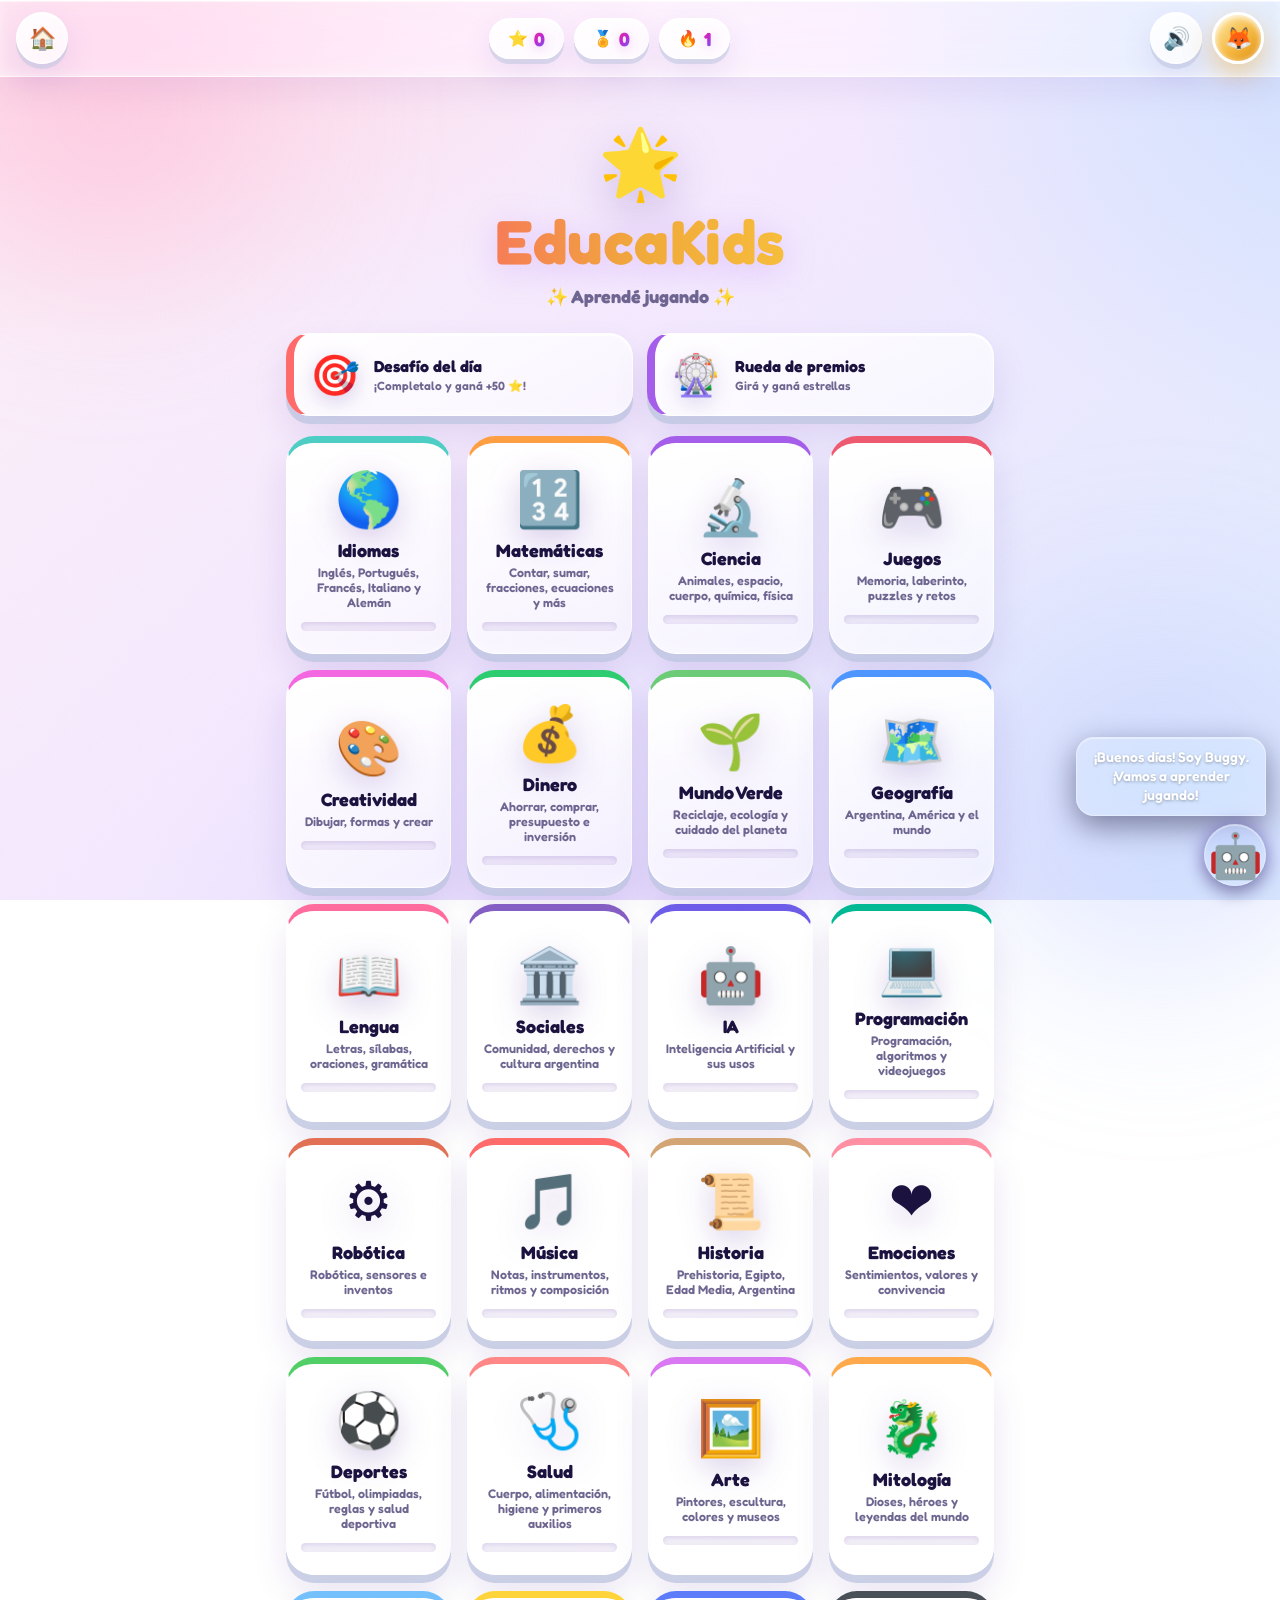
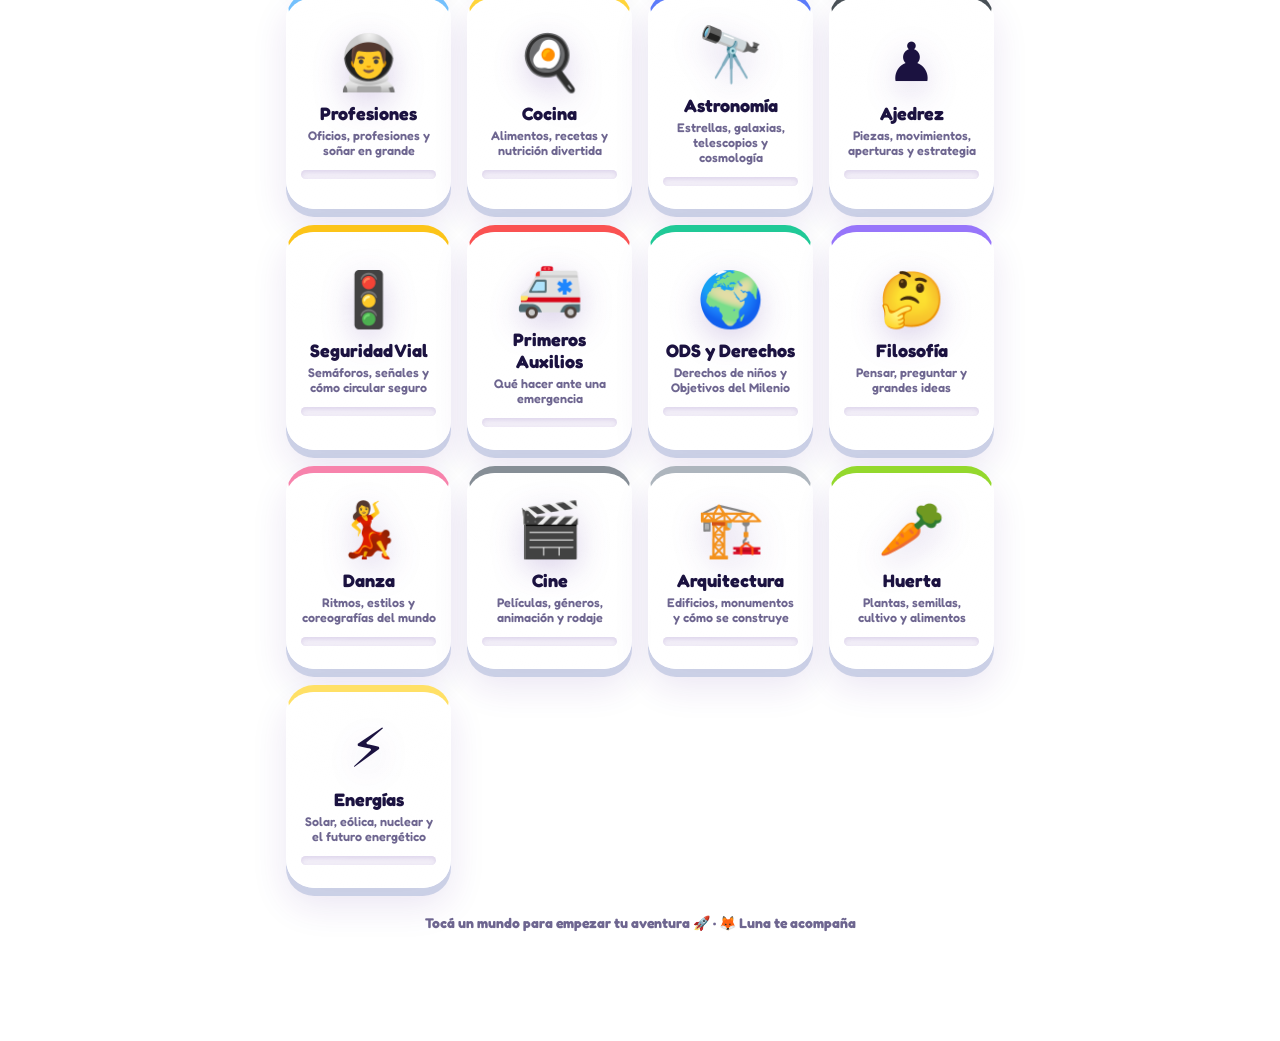
<file: index (3).html>
<!DOCTYPE html>
<html lang="es">
<head>
  <meta charset="UTF-8" />
  <meta name="viewport" content="width=device-width, initial-scale=1.0, maximum-scale=1.0, user-scalable=no" />
  <meta name="theme-color" content="#FF6B6B" />
  <meta name="description" content="EducaKids - Aprendé jugando. Mundos educativos para niños." />
  <title>EducaKids · Aprendé jugando</title>

  <!-- PWA (Rutas corregidas sin la carpeta "icons/") -->
  <link rel="manifest" href="manifest.json" />
  <link rel="icon" type="image/svg+xml" href="icon.svg" />
  <link rel="apple-touch-icon" href="icon-192.png" />

  <!-- Fuente infantil (Fredoka, Education/Learning) -->
  <link rel="preconnect" href="https://fonts.googleapis.com" />
  <link rel="preconnect" href="https://fonts.gstatic.com" crossorigin />
  <link href="https://fonts.googleapis.com/css2?family=Fredoka:wght@400;500;600;700&family=Baloo+2:wght@500;700;800&display=swap" rel="stylesheet" />

  <!-- RUTA CORREGIDA: Sin la carpeta "css/" -->
  <link rel="stylesheet" href="style.css" />
</head>
<body>
  <!-- Barra superior: estrellas, medallas, perfil, sonido -->
  <header id="topbar" class="topbar">
    <button class="top-btn" id="btn-inicio" aria-label="Inicio" title="Inicio">🏠</button>
    <div class="top-stats">
      <span class="stat-pill" id="stat-estrellas" title="Estrellas">⭐ <b>0</b></span>
      <span class="stat-pill" id="stat-medallas" title="Medallas">🏅 <b>0</b></span>
      <span class="stat-pill" id="stat-racha" title="Días de racha">🔥 <b>1</b></span>
    </div>
    <div class="top-right">
      <button class="top-btn" id="btn-sonido" aria-label="Sonido" title="Sonido">🔊</button>
      <button class="top-btn avatar-btn" id="btn-perfil" aria-label="Perfil" title="Perfil">👤</button>
    </div>
  </header>

  <!-- Contenedor único: TODO el contenido se renderiza aquí por JS -->
  <main id="app" class="app"></main>

  <!-- Capa de confeti / celebraciones -->
  <div id="fx" class="fx-layer" aria-hidden="true"></div>

  <!-- Modal genérico (medallas, avisos) -->
  <div id="modal" class="modal-overlay hidden" role="dialog" aria-modal="true">
    <div class="modal-card" id="modal-card"></div>
  </div>

  <!-- RUTAS CORREGIDAS: Sin la carpeta "js/". Ahora encontrará tus 13 archivos -->
  <script src="store.js"></script>     
  <script src="audio.js"></script>     
  <script src="voz.js"></script>       
  <script src="engine.js"></script>    
  <script src="mundos.js"></script>    
  <script src="geografia.js"></script> 
  <script src="lengua-sociales.js"></script>
  <script src="minijuegos.js"></script>
  <script src="juegos-nuevos.js"></script>
  <script src="dibujo.js"></script>    
  <script src="mascota.js"></script>   
  <script src="escuelas.js"></script>  
  <script src="app.js"></script>       
</body>
</html>
</file>
<file: style.css>
/* ============================================================
   style.css — EducaKids · SUPER PREMIUM VIDRIO ESMERILADO GLAMOUR
   Cristal tallado · Aurora flotante · Joyas & Oro rosa · Brillo 3D
   (Reemplazo directo: mismos selectores y variables)
   ============================================================ */
:root {
  /* ——— Fondo Aurora Premium (orbes de joya) ——— */
  --bg-gradient:
    radial-gradient(1100px 760px at 8% -8%, #FFD2E6 0%, transparent 55%),
    radial-gradient(980px 720px at 108% 6%, #CFE0FF 0%, transparent 55%),
    radial-gradient(900px 900px at 50% 118%, #E6D6FF 0%, transparent 60%),
    linear-gradient(135deg, #FFF1F7 0%, #F4E9FF 46%, #DDEBFF 100%);

  /* ——— Vidrio esmerilado (frosted glass tallado) ——— */
  --card: rgba(255, 255, 255, 0.58);
  --card-solid: rgba(255, 255, 255, 0.92);
  --glass-border: 1px solid rgba(255, 255, 255, 0.62);
  --glass-border-strong: 1.5px solid rgba(255, 255, 255, 0.88);
  --glass-edge: inset 0 1.5px 0 rgba(255, 255, 255, 0.95), inset 0 -2px 10px rgba(255, 255, 255, 0.35);
  --glass-blur: blur(26px) saturate(180%);

  /* ——— Texto joya ——— */
  --text: #1B1240;
  --muted: #6E6690;

  /* ——— Estados premium ——— */
  --ok: #0EC48A;
  --ok-glow: rgba(14, 196, 138, 0.5);
  --mal: #F43F5E;
  --mal-glow: rgba(244, 63, 94, 0.45);

  /* ——— Acentos: Rosa joya · Amatista · Zafiro · Oro ——— */
  --acento: #FF3D7F;
  --acento-2: #A855F7;
  --acento-glow: rgba(255, 61, 127, 0.45);
  --azul-prem: #4F6DFE;
  --azul-glow: rgba(79, 109, 254, 0.42);
  --oro: #F0A93B;
  --oro-claro: #FFE39E;
  --mc: #FF3D7F;

  /* ——— Gradientes firma premium ——— */
  --grad-joya: linear-gradient(135deg, #FF3D7F 0%, #C026D3 45%, #6366F1 100%);
  --grad-oro: linear-gradient(135deg, #FFE9A8 0%, #F5B942 55%, #E08E12 100%);
  --grad-cristal: linear-gradient(155deg, rgba(255, 255, 255, 0.94) 0%, rgba(255, 255, 255, 0.52) 100%);
  --grad-boton: linear-gradient(135deg, #FF5C95 0%, #FF3D7F 45%, #D92E8E 100%);

  --radius-xl: 36px;
  --radius: 28px;
  --radius-sm: 20px;
  --radius-pill: 999px;

  /* ——— Sombras de cristal tallado con halo de color ——— */
  --shadow: 0 12px 32px rgba(76, 29, 149, 0.10), var(--glass-edge);
  --shadow-hover: 0 22px 50px rgba(76, 29, 149, 0.18), var(--glass-edge);
  --shadow-float: 0 20px 48px rgba(40, 20, 80, 0.20), var(--glass-edge);
  --shadow-3d: 0 8px 0 rgba(190, 198, 225, 0.75), 0 18px 36px rgba(76, 29, 149, 0.11), var(--glass-edge);
  --shadow-3d-hover: 0 10px 0 rgba(190, 198, 225, 0.6), 0 26px 52px rgba(255, 61, 127, 0.22), var(--glass-edge);

  --bounce: cubic-bezier(0.34, 1.56, 0.64, 1);
  --smooth: cubic-bezier(0.4, 0, 0.2, 1);
}

/* ---------- RESET & BASE ---------- */
* {
  box-sizing: border-box;
  margin: 0;
  padding: 0;
  -webkit-tap-highlight-color: transparent;
}
html, body { height: 100%; }

body {
  font-family: 'Fredoka', 'Baloo 2', system-ui, -apple-system, sans-serif;
  background: var(--bg-gradient);
  background-attachment: fixed;
  color: var(--text);
  min-height: 100vh;
  overflow-x: hidden;
  user-select: none;
  position: relative;
}

/* Orbes aurora flotantes + grano esmerilado sutil */
body::before,
body::after {
  content: '';
  position: fixed;
  border-radius: 50%;
  filter: blur(70px);
  opacity: 0.55;
  z-index: -2;
  pointer-events: none;
  animation: orbFloat 20s ease-in-out infinite;
}
body::before {
  width: 480px; height: 480px;
  top: -130px; left: -130px;
  background: radial-gradient(circle, #FFB3D1, transparent 70%);
}
body::after {
  width: 540px; height: 540px;
  bottom: -170px; right: -150px;
  background: radial-gradient(circle, #B9C8FF, transparent 70%);
  animation-delay: -10s;
}
@keyframes orbFloat {
  0%, 100% { transform: translate(0, 0) scale(1); }
  50%      { transform: translate(46px, 34px) scale(1.12); }
}

/* Grano esmerilado sobre todo el fondo */
.grain-layer,
body {
  background-image:
    url("data:image/svg+xml,%3Csvg xmlns='http://www.w3.org/2000/svg' width='140' height='140'%3E%3Cfilter id='n'%3E%3CfeTurbulence type='fractalNoise' baseFrequency='0.85' numOctaves='2' stitchTiles='stitch'/%3E%3C/filter%3E%3Crect width='100%25' height='100%25' filter='url(%23n)' opacity='0.035'/%3E%3C/svg%3E"),
    var(--bg-gradient);
}

button { font-family: inherit; cursor: pointer; border: none; background: none; color: inherit; outline: none; }
input { font-family: inherit; }
.hidden { display: none !important; }

/* Scrollbar Glamour joya */
::-webkit-scrollbar { width: 9px; height: 9px; }
::-webkit-scrollbar-track { background: transparent; }
::-webkit-scrollbar-thumb {
  background: linear-gradient(180deg, #FF8FB8, #C084FC);
  border-radius: var(--radius-pill);
  border: 2px solid rgba(255,255,255,0.6);
}
::-webkit-scrollbar-thumb:hover { background: var(--grad-joya); }

/* ---------- TOPBAR (Cápsulas de Cristal Esmerilado) ---------- */
.topbar {
  position: sticky; top: 0; z-index: 50;
  display: flex; align-items: center; justify-content: space-between;
  gap: 10px; padding: 12px 16px;
  background: rgba(255, 255, 255, 0.42);
  backdrop-filter: var(--glass-blur);
  -webkit-backdrop-filter: var(--glass-blur);
  border-bottom: 1.5px solid rgba(255, 255, 255, 0.75);
  box-shadow: 0 12px 34px rgba(76, 29, 149, 0.08), var(--glass-edge);
}
.top-stats { display: flex; gap: 10px; flex: 1; justify-content: center; align-items: center; }
.top-right { display: flex; gap: 10px; align-items: center; }

.stat-pill {
  background: var(--grad-cristal);
  backdrop-filter: blur(16px) saturate(180%);
  -webkit-backdrop-filter: blur(16px) saturate(180%);
  border: var(--glass-border-strong);
  border-radius: var(--radius-pill);
  padding: 8px 18px;
  font-weight: 900; font-size: 16px;
  box-shadow: 0 5px 0 rgba(190, 198, 225, 0.55), var(--shadow);
  display: inline-flex; align-items: center; gap: 6px;
  transition: all 0.3s var(--bounce);
  position: relative; overflow: hidden;
}
.stat-pill::after {
  content: ''; position: absolute; inset: 0;
  background: linear-gradient(120deg, transparent 30%, rgba(255,255,255,0.7) 50%, transparent 70%);
  transform: translateX(-120%);
  transition: transform 0.7s var(--smooth);
}
.stat-pill:hover { transform: translateY(-3px) scale(1.04); box-shadow: var(--shadow-hover); }
.stat-pill:hover::after { transform: translateX(120%); }
.stat-pill b {
  background: linear-gradient(135deg, #FF2E7A, #C026D3, #6366F1);
  -webkit-background-clip: text; background-clip: text; color: transparent;
  font-size: 19px; filter: drop-shadow(0 2px 6px rgba(192, 38, 211, 0.3));
}

.top-btn {
  width: 52px; height: 52px; border-radius: 50%;
  background: var(--grad-cristal);
  backdrop-filter: blur(16px) saturate(180%);
  -webkit-backdrop-filter: blur(16px) saturate(180%);
  border: var(--glass-border-strong);
  font-size: 22px;
  box-shadow: 0 5px 0 rgba(190, 198, 225, 0.55), var(--shadow);
  display: grid; place-items: center;
  transition: all 0.25s var(--bounce);
  position: relative; overflow: hidden;
}
.top-btn:hover { transform: translateY(-3px) scale(1.08); box-shadow: var(--shadow-hover); }
.top-btn:active { transform: translateY(2px) scale(0.92); box-shadow: 0 2px 0 rgba(190,198,225,0.5); }

.avatar-btn {
  background: var(--grad-oro);
  border: 3px solid #ffffff;
  box-shadow: 0 10px 26px rgba(240, 169, 59, 0.5), inset 0 2px 6px rgba(255, 255, 255, 0.9);
}

/* ---------- APP CONTAINER ---------- */
.app { max-width: 740px; margin: 0 auto; padding: 20px 16px 110px; position: relative; z-index: 1; }
.screen { animation: fadeUp 0.45s var(--bounce) both; }
@keyframes fadeUp {
  from { opacity: 0; transform: translateY(22px) scale(0.98); }
  to   { opacity: 1; transform: none; }
}

/* ---------- INICIO ---------- */
.hero { text-align: center; padding: 16px 0 26px; }
.hero-logo {
  font-size: 68px;
  animation: bounce 2.4s ease-in-out infinite;
  display: inline-block;
  filter: drop-shadow(0 16px 24px rgba(76, 29, 149, 0.25));
}
@keyframes bounce {
  0%, 100% { transform: translateY(0); }
  50%      { transform: translateY(-12px); }
}

.titulo {
  font-size: clamp(38px, 9vw, 62px); font-weight: 900; letter-spacing: 0.5px;
  background: linear-gradient(90deg, #FF3D7F, #F0A93B, #FFD93D, #0EC48A, #4F6DFE, #A855F7, #FF3D7F);
  -webkit-background-clip: text; background-clip: text; color: transparent;
  background-size: 300% auto; animation: shine 5s linear infinite;
  filter: drop-shadow(0 6px 16px rgba(168, 85, 247, 0.25));
}
@keyframes shine { to { background-position: 300% center; } }
.subtitulo { color: var(--muted); font-size: 18px; margin-top: 6px; font-weight: 700; }

.mundos-grid {
  display: grid; grid-template-columns: repeat(auto-fill, minmax(155px, 1fr));
  gap: 16px;
}
.mundo-card {
  background: var(--grad-cristal);
  backdrop-filter: var(--glass-blur);
  -webkit-backdrop-filter: var(--glass-blur);
  border: var(--glass-border-strong);
  border-radius: var(--radius); padding: 22px 14px;
  box-shadow: var(--shadow-3d); text-align: center; position: relative; overflow: hidden;
  border-top: 7px solid var(--mc, var(--acento));
  transition: all 0.3s var(--bounce);
}
.mundo-card::before {
  content: ''; position: absolute; top: 0; left: 0; right: 0; height: 45%;
  background: linear-gradient(180deg, rgba(255,255,255,0.75), transparent);
  pointer-events: none; border-radius: var(--radius) var(--radius) 50% 50% / 30px;
}
.mundo-card:active { transform: translateY(3px) scale(0.96); }
.mundo-card:hover {
  transform: translateY(-8px) scale(1.02);
  box-shadow: 0 12px 0 rgba(190,198,225,0.55), 0 30px 60px rgba(255, 61, 127, 0.25), var(--glass-edge);
  background: #ffffff;
}
.mundo-emoji { font-size: 54px; margin-bottom: 8px; display: block; transition: transform 0.35s var(--bounce); filter: drop-shadow(0 10px 16px rgba(76,29,149,0.2)); position: relative; z-index: 1; }
.mundo-card:hover .mundo-emoji { transform: scale(1.25) rotate(-8deg); }
.mundo-nombre { font-weight: 900; font-size: 18px; color: var(--text); position: relative; z-index: 1; }
.mundo-desc { font-size: 12.5px; color: var(--muted); margin-top: 4px; min-height: 15px; font-weight: 600; position: relative; z-index: 1; }
.mundo-prog { height: 9px; background: rgba(76, 29, 149, 0.08); border-radius: var(--radius-pill); margin-top: 12px; overflow: hidden; box-shadow: inset 0 2px 4px rgba(76,29,149,0.12); position: relative; z-index: 1; }
.mundo-prog-fill { height: 100%; background: linear-gradient(90deg, var(--mc, var(--acento)), var(--oro)); border-radius: var(--radius-pill); transition: width 0.6s var(--bounce); box-shadow: 0 0 10px var(--acento-glow); }
.footer-note { text-align: center; color: var(--muted); margin-top: 26px; font-size: 14px; font-weight: 700; }

/* ---------- HEADER DE SUB-PANTALLAS ---------- */
.quiz-head {
  display: flex; align-items: center; gap: 14px; margin-bottom: 18px;
  padding: 6px 4px;
}
.back-btn {
  width: 54px; height: 54px; border-radius: 50%;
  background: var(--grad-cristal);
  backdrop-filter: blur(16px) saturate(180%);
  border: var(--glass-border-strong);
  font-size: 24px; font-weight: 900; color: var(--text);
  box-shadow: 0 6px 0 rgba(190,198,225,0.6), var(--shadow);
  flex-shrink: 0; display: grid; place-items: center;
  transition: all 0.25s var(--bounce);
}
.back-btn:hover { transform: translateY(-3px) scale(1.08); box-shadow: 0 8px 0 rgba(190,198,225,0.6), var(--shadow-hover); background: #fff; }
.back-btn:active { transform: translateY(4px) scale(0.94); box-shadow: 0 2px 0 rgba(190,198,225,0.6); }

.quiz-title {
  flex: 1; font-weight: 900; font-size: clamp(19px, 4.5vw, 24px);
  display: flex; align-items: center; gap: 8px; color: #1B1240;
  line-height: 1.2; letter-spacing: -0.3px;
  text-shadow: 0 2px 4px rgba(255,255,255,0.9);
}
.q-emoji { font-size: 32px; filter: drop-shadow(0 8px 12px rgba(76,29,149,0.2)); }

.quiz-counter {
  background: linear-gradient(135deg, #ffffff, #EEF2FF);
  border: 2.5px solid #ffffff;
  border-radius: var(--radius-pill); padding: 10px 20px;
  font-weight: 900; font-size: 15px; color: var(--azul-prem);
  box-shadow: 0 6px 0 rgba(79, 109, 254, 0.18), 0 12px 28px var(--azul-glow), var(--glass-edge);
  white-space: nowrap;
}
.hint {
  text-align: center; color: var(--muted); font-size: 14.5px; font-weight: 700;
  margin: 8px 0 18px; background: rgba(255,255,255,0.6); backdrop-filter: blur(12px) saturate(180%);
  padding: 10px 18px; border-radius: var(--radius-pill); border: var(--glass-border-strong);
  box-shadow: var(--shadow);
}

/* ---------- PROGRESS BAR (Tubo de Cristal Luminoso Joya) ---------- */
.progress-track {
  height: 18px;
  background: rgba(255, 255, 255, 0.7);
  border: 2.5px solid #ffffff;
  border-radius: var(--radius-pill);
  overflow: hidden;
  box-shadow: inset 0 3px 8px rgba(27, 18, 64, 0.12), 0 8px 20px rgba(76, 29, 149, 0.08), var(--glass-edge);
  margin-bottom: 24px;
  padding: 2px;
}
.progress-fill {
  height: 100%;
  background: linear-gradient(90deg, #4F6DFE, #A855F7, #EC4899, #F0A93B, #4F6DFE);
  background-size: 300% 100%;
  animation: shine 3s linear infinite;
  border-radius: var(--radius-pill);
  transition: width 0.5s var(--bounce);
  box-shadow: 0 0 18px rgba(236, 72, 153, 0.6), inset 0 1px 0 rgba(255,255,255,0.7);
  min-width: 12px;
  position: relative;
}
.progress-fill::after {
  content: ''; position: absolute; inset: 0;
  background: linear-gradient(180deg, rgba(255,255,255,0.6), transparent 55%);
  border-radius: inherit;
}

/* ---------- PREGUNTA CARD (Cristal Flotante Tallado) ---------- */
.pregunta-card {
  background: linear-gradient(165deg, #ffffff 0%, rgba(255, 255, 255, 0.82) 100%);
  backdrop-filter: var(--glass-blur); -webkit-backdrop-filter: var(--glass-blur);
  border: 3px solid #ffffff;
  border-radius: 38px;
  padding: 38px 26px 34px;
  box-shadow: 0 10px 0 var(--azul-prem, var(--acento)), 0 28px 60px rgba(76, 29, 149, 0.16), var(--glass-edge);
  text-align: center;
  margin-bottom: 28px;
  position: relative;
  overflow: hidden;
}
.pregunta-card::before {
  content: ''; position: absolute; top: -70px; left: 50%; transform: translateX(-50%);
  width: 300px; height: 140px;
  background: radial-gradient(circle, rgba(168, 85, 247, 0.16) 0%, transparent 70%);
  pointer-events: none;
}
.pregunta-card::after {
  content: ''; position: absolute; top: 0; left: 8%; right: 8%; height: 38%;
  background: linear-gradient(180deg, rgba(255,255,255,0.85), transparent);
  border-radius: 38px 38px 60% 60% / 40px;
  pointer-events: none;
}
.pregunta-emoji {
  font-size: 68px; margin-bottom: 14px; line-height: 1.2;
  word-break: break-all; filter: drop-shadow(0 14px 22px rgba(76,29,149,0.22));
  position: relative; z-index: 1;
}
.pregunta-texto {
  font-size: clamp(22px, 5.2vw, 28px); font-weight: 900;
  line-height: 1.38; color: #1B1240; letter-spacing: -0.3px;
  position: relative; z-index: 1;
}
.big-op { font-size: 48px !important; font-weight: 900; letter-spacing: 1px; }

/* Botón "Escuchar de nuevo" — cristal zafiro */
.escuchar-preg, .pregunta-card button {
  margin-top: 22px;
  background: linear-gradient(145deg, #ffffff, #EDF3FF);
  border: 2.5px solid #ffffff;
  border-radius: var(--radius-pill);
  padding: 13px 28px;
  font-size: 16.5px;
  font-weight: 800;
  color: #1B1240;
  box-shadow: 0 6px 0 rgba(147, 170, 255, 0.55), 0 14px 28px var(--azul-glow), var(--glass-edge);
  display: inline-flex;
  align-items: center;
  justify-content: center;
  gap: 10px;
  transition: all 0.25s var(--bounce);
  position: relative; overflow: hidden;
}
.escuchar-preg:hover, .pregunta-card button:hover {
  transform: translateY(-3px) scale(1.03);
  background: #ffffff;
  box-shadow: 0 8px 0 rgba(147, 170, 255, 0.55), 0 20px 38px var(--azul-glow), var(--glass-edge);
  color: var(--azul-prem);
}
.escuchar-preg:active, .pregunta-card button:active {
  transform: translateY(4px) scale(0.96);
  box-shadow: 0 2px 0 rgba(147, 170, 255, 0.55);
}

/* ---------- OPCIONES (Botones 3D Cristal Joya) ---------- */
.opciones-grid { display: grid; gap: 16px; margin-bottom: 18px; }
.opciones-grid.cols-2 { grid-template-columns: 1fr 1fr; }
.opciones-grid.cols-3 { grid-template-columns: repeat(3, 1fr); }
.opciones-grid.cols-4 { grid-template-columns: repeat(2, 1fr); }

.opcion-btn {
  background: linear-gradient(145deg, #ffffff 0%, #F6F4FF 100%);
  backdrop-filter: blur(18px) saturate(180%);
  -webkit-backdrop-filter: blur(18px) saturate(180%);
  border: 2.5px solid #ffffff;
  border-radius: 26px;
  padding: 20px 22px;
  font-size: clamp(18px, 4.5vw, 22px);
  font-weight: 900;
  color: #1B1240;
  box-shadow: var(--shadow-3d);
  transition: all 0.25s var(--bounce);
  min-height: 78px;
  overflow-wrap: break-word;
  word-break: normal;
  hyphens: manual;
  display: flex;
  align-items: center;
  justify-content: center;
  gap: 12px;
  position: relative;
  overflow: hidden;
}
.opcion-btn::before {
  content: ''; position: absolute; top: 0; left: 0; right: 0; height: 50%;
  background: linear-gradient(180deg, rgba(255,255,255,0.8), transparent);
  pointer-events: none; border-radius: 24px 24px 50% 50% / 20px;
}
.opcion-btn:hover:not(:disabled) {
  transform: translateY(-5px) scale(1.015);
  box-shadow: 0 12px 0 rgba(190,198,225,0.55), 0 28px 54px rgba(168, 85, 247, 0.25), var(--glass-edge);
  background: #ffffff;
  border-color: #E9D5FF;
}
.opcion-btn:active:not(:disabled) {
  transform: translateY(5px) scale(0.98);
  box-shadow: 0 2px 0 rgba(190,198,225,0.55), 0 6px 14px rgba(76,29,149,0.08);
}
.opcion-btn:disabled { cursor: default; }

/* Icono de altavoz: solo el último elemento (o clases conocidas).
   Los <span> de texto quedan en ancho automático para NO romper palabras. */
.opcion-btn > span:not(:last-child) {
  flex: 1 1 auto; min-width: 0; width: auto; height: auto;
  background: none; border: none; box-shadow: none;
  text-align: center; line-height: 1.35; border-radius: 0;
  display: inline;
}
.opcion-btn > span:last-child,
.opcion-btn i, .opcion-btn small,
.opcion-btn .tts-icon, .opcion-btn .audio-btn {
  background: linear-gradient(135deg, #F5F3FF, #E0E7FF);
  border: 2px solid #ffffff;
  border-radius: 50%;
  width: 40px;
  height: 40px;
  display: inline-grid;
  place-items: center;
  font-size: 17px;
  box-shadow: 0 4px 10px rgba(76,29,149,0.14), inset 0 1px 3px #fff;
  flex-shrink: 0;
  transition: transform 0.2s var(--bounce);
  position: relative; z-index: 1;
}
.opcion-btn:hover > span:last-child,
.opcion-btn:hover .tts-icon, .opcion-btn:hover .audio-btn,
.opcion-btn:hover i, .opcion-btn:hover small { transform: scale(1.15) rotate(8deg); background: #EEF2FF; }

.opcion-btn.ok {
  background: linear-gradient(135deg, #34D399, #059669) !important;
  color: #fff !important;
  border-color: #A7F3D0 !important;
  box-shadow: 0 8px 0 #047857, 0 18px 40px var(--ok-glow), inset 0 2px 6px rgba(255,255,255,0.5) !important;
  animation: pop 0.45s var(--bounce);
}
.opcion-btn.mal {
  background: linear-gradient(135deg, #FB7185, #E11D48) !important;
  color: #fff !important;
  border-color: #FECACA !important;
  box-shadow: 0 8px 0 #BE123C, 0 18px 40px var(--mal-glow), inset 0 2px 6px rgba(255,255,255,0.4) !important;
  animation: shake 0.45s;
}

@keyframes pop { 0% { transform: scale(1); } 50% { transform: scale(1.07); } 100% { transform: scale(1); } }
@keyframes shake { 0%, 100% { transform: translateX(0); } 25% { transform: translateX(-9px); } 75% { transform: translateX(9px); } }

.feedback { min-height: 46px; text-align: center; margin-top: 8px; }
.fb-msg {
  display: inline-block; padding: 12px 26px; border-radius: var(--radius-pill);
  font-weight: 900; font-size: 17px; animation: pop 0.35s var(--bounce);
  box-shadow: var(--shadow-hover); backdrop-filter: blur(14px) saturate(180%);
  border: 2.5px solid;
}
.fb-msg.ok { background: rgba(209, 250, 229, 0.95); color: #065F46; border-color: #34D399; box-shadow: 0 10px 28px var(--ok-glow); }
.fb-msg.mal { background: rgba(255, 228, 230, 0.95); color: #9F1239; border-color: #FB7185; box-shadow: 0 10px 28px var(--mal-glow); }

/* ---------- PREMIO / CELEBRACIÓN ---------- */
.premio-screen { display: grid; place-items: center; padding-top: 24px; }
.premio-card {
  background: linear-gradient(160deg, rgba(255,255,255,0.97), rgba(255,255,255,0.8));
  backdrop-filter: var(--glass-blur); border: var(--glass-border-strong);
  border-radius: 40px; padding: 40px 26px; text-align: center;
  box-shadow: var(--shadow-float); max-width: 440px; width: 100%;
  border-top: 9px solid transparent;
  background-clip: padding-box;
  position: relative; overflow: hidden;
}
.premio-card::before {
  content: ''; position: absolute; top: 0; left: 0; right: 0; height: 9px;
  background: var(--grad-joya);
}
.premio-emoji { font-size: 88px; animation: bounce 1.5s infinite; filter: drop-shadow(0 16px 26px rgba(240,169,59,0.4)); }
.premio-card h2 {
  font-size: 32px; font-weight: 900; margin: 12px 0 20px;
  background: linear-gradient(90deg, #FF3D7F, #A855F7, #4F6DFE);
  -webkit-background-clip: text; background-clip: text; color: transparent;
}
.premio-stats { display: flex; justify-content: center; gap: 18px; margin-bottom: 20px; flex-wrap: wrap; }
.premio-stat {
  display: flex; flex-direction: column; background: rgba(255,255,255,0.9);
  padding: 14px 20px; border-radius: 22px; border: var(--glass-border-strong); box-shadow: var(--shadow);
}
.premio-stat .big {
  font-size: 32px; font-weight: 900;
  background: var(--grad-joya); -webkit-background-clip: text; background-clip: text; color: transparent;
}
.premio-stat span:last-child { font-size: 13px; color: var(--muted); font-weight: 800; }

.unlock-msg {
  background: var(--grad-oro); color: #7C4A03;
  padding: 12px 18px; border-radius: 18px; font-weight: 800;
  margin-bottom: 14px; animation: pop 0.5s var(--bounce); border: 2px solid #FFE9A8;
  box-shadow: 0 8px 22px rgba(240,169,59,0.4);
}
.nuevas-medallas { display: flex; flex-direction: column; gap: 10px; margin-bottom: 16px; }
.medalla-nueva {
  display: flex; align-items: center; gap: 10px;
  background: var(--grad-oro);
  color: #fff; padding: 12px 18px; border-radius: 18px; font-weight: 800;
  justify-content: center; box-shadow: 0 10px 24px rgba(240, 169, 59, 0.45), inset 0 2px 6px rgba(255,255,255,0.5);
  text-shadow: 0 1px 3px rgba(124,74,3,0.3);
}
.medalla-emoji { font-size: 28px; }
.premio-btns { display: flex; flex-wrap: wrap; gap: 12px; justify-content: center; margin-top: 12px; }

/* ---------- BOTONES GENERALES (Premium con barrido de brillo) ---------- */
.btn-pri, .btn-sec {
  border-radius: var(--radius-pill); padding: 15px 32px; font-size: 17px; font-weight: 900;
  box-shadow: var(--shadow); transition: all 0.25s var(--bounce); min-height: 56px;
  display: inline-flex; align-items: center; justify-content: center; gap: 8px;
  position: relative; overflow: hidden;
}
.btn-pri {
  background: var(--grad-boton); color: #fff;
  border: 2.5px solid rgba(255,255,255,0.85);
  box-shadow: 0 7px 0 #B0256B, 0 16px 34px var(--acento-glow), inset 0 2px 6px rgba(255,255,255,0.45);
  text-shadow: 0 1px 4px rgba(120, 10, 60, 0.35);
}
.btn-pri::after {
  content: ''; position: absolute; top: 0; left: -60%; width: 45%; height: 100%;
  background: linear-gradient(120deg, transparent, rgba(255,255,255,0.65), transparent);
  transform: skewX(-20deg);
  transition: left 0.6s var(--smooth);
}
.btn-pri:hover::after { left: 120%; }
.btn-sec {
  background: var(--card-solid); color: var(--text);
  border: var(--glass-border-strong);
  box-shadow: 0 6px 0 rgba(190,198,225,0.6), var(--shadow);
}
.btn-pri:hover, .btn-sec:hover { transform: translateY(-3px); }
.btn-pri:hover { box-shadow: 0 9px 0 #B0256B, 0 22px 44px var(--acento-glow), inset 0 2px 6px rgba(255,255,255,0.5); }
.btn-sec:hover { box-shadow: 0 8px 0 rgba(190,198,225,0.6), var(--shadow-hover); background: #fff; }
.btn-pri:active, .btn-sec:active { transform: translateY(4px) scale(0.96); }
.btn-pri:active { box-shadow: 0 2px 0 #B0256B; }
.btn-sec:active { box-shadow: 0 2px 0 rgba(190,198,225,0.6); }

/* ---------- NIVELES ---------- */
.niveles-grid { display: grid; grid-template-columns: repeat(auto-fill, minmax(145px, 1fr)); gap: 14px; }
.nivel-btn {
  background: var(--grad-cristal);
  backdrop-filter: blur(16px) saturate(180%); border: var(--glass-border-strong);
  border-radius: 26px; padding: 22px 12px; box-shadow: var(--shadow-3d);
  display: flex; flex-direction: column; align-items: center; gap: 6px;
  border-top: 6px solid var(--acento); transition: all 0.25s var(--bounce);
  position: relative; overflow: hidden;
}
.nivel-btn:not(.lock):hover { transform: translateY(-6px); box-shadow: var(--shadow-3d-hover); background: #fff; }
.nivel-btn:not(.lock):active { transform: scale(0.95); }
.nivel-btn.lock { opacity: 0.55; filter: grayscale(0.7); cursor: not-allowed; }
.nivel-num {
  font-size: 36px; font-weight: 900;
  background: var(--grad-joya); -webkit-background-clip: text; background-clip: text; color: transparent;
}
.nivel-label { font-weight: 800; font-size: 15px; color: var(--text); }
.nivel-actual {
  background: var(--grad-boton); color: #fff;
  font-size: 12px; padding: 4px 12px; border-radius: var(--radius-pill);
  font-weight: 800; animation: pulse 1.5s infinite; box-shadow: 0 4px 12px var(--acento-glow);
}
@keyframes pulse { 0%, 100% { transform: scale(1); } 50% { transform: scale(1.08); } }
.nivel-ok { font-size: 22px; }

/* ---------- CATEGORÍAS / IDIOMAS / JUEGOS ---------- */
.categorias-grid, .idiomas-grid { display: grid; grid-template-columns: 1fr; gap: 14px; }
@media (min-width: 620px) {
  .categorias-grid, .idiomas-grid { grid-template-columns: repeat(2, 1fr); }
}

.cat-btn, .idioma-btn {
  background: var(--grad-cristal);
  backdrop-filter: blur(18px) saturate(180%); border: var(--glass-border-strong);
  border-radius: 26px; padding: 20px 22px; font-size: 18px; font-weight: 900; color: var(--text);
  box-shadow: var(--shadow-3d);
  border-left: 10px solid; border-image: var(--grad-joya) 1;
  text-align: left; display: flex; align-items: center; gap: 14px;
  transition: all 0.3s var(--bounce); min-height: 76px;
  position: relative; overflow: hidden;
}
.cat-btn:hover, .idioma-btn:hover { transform: translateY(-5px) scale(1.01); background: #fff; box-shadow: var(--shadow-3d-hover); }
.cat-btn:active, .idioma-btn:active { transform: scale(0.97); }
.cat-cant { color: var(--muted); font-size: 13px; font-weight: 800; margin-left: auto; background: rgba(76,29,149,0.06); padding: 4px 10px; border-radius: var(--radius-pill); }
.idioma-bandera { font-size: 34px; filter: drop-shadow(0 4px 8px rgba(76,29,149,0.18)); }

/* ——— JUEGOS: tarjetas de cristal con halo de joya ——— */
.juegos-grid { display: grid; grid-template-columns: repeat(auto-fill, minmax(155px, 1fr)); gap: 14px; }
.juego-btn {
  background: var(--grad-cristal);
  backdrop-filter: blur(18px) saturate(180%);
  -webkit-backdrop-filter: blur(18px) saturate(180%);
  border: var(--glass-border-strong);
  border-radius: 26px; padding: 24px 14px; box-shadow: var(--shadow-3d);
  display: flex; flex-direction: column; align-items: center; gap: 6px; text-align: center;
  border-bottom: 6px solid transparent;
  background-image: var(--grad-cristal), var(--grad-joya);
  background-origin: border-box; background-clip: padding-box, border-box;
  transition: all 0.28s var(--bounce);
  position: relative; overflow: hidden;
}
.juego-btn::before {
  content: ''; position: absolute; top: -40%; left: -20%; width: 60%; height: 180%;
  background: linear-gradient(120deg, transparent, rgba(255,255,255,0.7), transparent);
  transform: rotate(20deg) translateX(-160%);
  transition: transform 0.7s var(--smooth);
  pointer-events: none;
}
.juego-btn:hover {
  transform: translateY(-7px) scale(1.03);
  box-shadow: 0 12px 0 rgba(190,198,225,0.5), 0 30px 60px rgba(168, 85, 247, 0.3), var(--glass-edge);
  background: #fff;
}
.juego-btn:hover::before { transform: rotate(20deg) translateX(320%); }
.juego-btn:active { transform: scale(0.94); }
.juego-emoji { font-size: 48px; filter: drop-shadow(0 8px 14px rgba(76,29,149,0.22)); transition: transform 0.3s var(--bounce); }
.juego-btn:hover .juego-emoji { transform: scale(1.18) rotate(-6deg); }
.juego-nombre { font-weight: 900; font-size: 17px; color: var(--text); }
.juego-desc { font-size: 12.5px; color: var(--muted); font-weight: 600; }

/* ---------- FLASHCARDS ---------- */
.flashcard {
  background: linear-gradient(160deg, rgba(255,255,255,0.97), rgba(236, 254, 255, 0.85));
  backdrop-filter: blur(22px) saturate(180%); border-radius: 34px; padding: 42px 24px;
  text-align: center; box-shadow: var(--shadow-hover); margin: 12px 0 20px;
  border: 3px solid #ffffff;
  position: relative; overflow: hidden;
}
.flashcard::before {
  content: ''; position: absolute; inset: 0; border-radius: inherit; padding: 3px;
  background: linear-gradient(135deg, #2DD4BF, #4F6DFE, #A855F7);
  -webkit-mask: linear-gradient(#fff 0 0) content-box, linear-gradient(#fff 0 0);
  -webkit-mask-composite: xor; mask-composite: exclude;
  pointer-events: none; opacity: 0.6;
}
.flash-emoji { font-size: 88px; margin-bottom: 12px; filter: drop-shadow(0 12px 20px rgba(13,148,136,0.25)); }
.flash-es { font-size: 22px; color: var(--muted); font-weight: 700; }
.flash-tr {
  font-size: 38px; font-weight: 900;
  background: linear-gradient(135deg, #0D9488, #4F6DFE);
  -webkit-background-clip: text; background-clip: text; color: transparent;
  margin: 8px 0 20px;
}
.escuchar-btn { font-size: 18px; }
.flash-nav { display: flex; justify-content: space-between; gap: 12px; }

/* ---------- MEMORIA (Cartas de cristal holográfico) ---------- */
.memoria-grid { display: grid; grid-template-columns: repeat(4, 1fr); gap: 12px; margin: 12px 0; }
.carta { aspect-ratio: 3/4; border-radius: 18px; position: relative; perspective: 900px; background: transparent; padding: 0; }
.carta span { position: absolute; inset: 0; display: grid; place-items: center; border-radius: 18px; backface-visibility: hidden; transition: transform 0.5s var(--bounce); font-size: 38px; border: var(--glass-border-strong); }
.carta-dorso {
  background: linear-gradient(135deg, #FF3D7F, #A855F7 55%, #4F6DFE);
  color: #fff;
  box-shadow: 0 8px 20px rgba(168, 85, 247, 0.4), inset 0 2px 6px rgba(255,255,255,0.4);
  overflow: hidden;
}
.carta-dorso::after {
  content: ''; position: absolute; inset: 0;
  background: repeating-linear-gradient(45deg, rgba(255,255,255,0.12) 0 6px, transparent 6px 14px);
}
.carta-dorso::before {
  content: '✦'; position: absolute; font-size: 30px; opacity: 0.55;
  text-shadow: 0 0 12px rgba(255,255,255,0.8);
}
.carta-frente { background: var(--card-solid); box-shadow: var(--shadow); transform: rotateY(180deg); }
.carta.volteada .carta-dorso, .carta.ok .carta-dorso { transform: rotateY(180deg); }
.carta.volteada .carta-frente, .carta.ok .carta-frente { transform: rotateY(0); }
.carta.ok .carta-frente {
  background: linear-gradient(160deg, #D1FAE5, #A7F3D0);
  border-color: #10B981;
  box-shadow: 0 0 24px var(--ok-glow), inset 0 2px 6px rgba(255,255,255,0.7);
  animation: pop 0.4s var(--bounce);
}

/* ---------- EL DIFERENTE ---------- */
.diferente-grid { display: grid; grid-template-columns: repeat(3, 1fr); gap: 12px; max-width: 420px; margin: 0 auto; }
.celda-dif {
  background: var(--grad-cristal); backdrop-filter: blur(14px) saturate(180%);
  border: var(--glass-border-strong); border-radius: 22px; aspect-ratio: 1; font-size: 48px;
  box-shadow: var(--shadow-3d); transition: all 0.2s var(--bounce);
}
.celda-dif:hover { transform: scale(1.07); box-shadow: var(--shadow-3d-hover); }
.celda-dif:active { transform: scale(0.9); }
.celda-dif.ok { background: linear-gradient(160deg, #D1FAE5, #A7F3D0); border-color: #10B981; box-shadow: 0 0 26px var(--ok-glow); animation: pop 0.4s var(--bounce); }
.celda-dif.mal { background: linear-gradient(160deg, #FFE4E6, #FECDD3); border-color: #F43F5E; box-shadow: 0 0 22px var(--mal-glow); animation: shake 0.4s; }
.secuencia { font-size: 34px; font-weight: 900; margin-top: 12px; letter-spacing: 3px; }
.signo { color: var(--acento); }

/* ---------- DIBUJO ---------- */
.dibujo-controles { background: var(--card); backdrop-filter: blur(18px) saturate(180%); border: var(--glass-border-strong); border-radius: 24px; padding: 16px; box-shadow: var(--shadow); margin-bottom: 14px; }
.paleta { display: flex; flex-wrap: wrap; gap: 10px; justify-content: center; margin-bottom: 12px; }
.color-swatch { width: 38px; height: 38px; border-radius: 50%; border: 3px solid #fff; box-shadow: 0 4px 12px rgba(76,29,149,0.25); transition: transform 0.2s var(--bounce); }
.color-swatch.sel { transform: scale(1.3); border-color: var(--text); box-shadow: 0 0 0 4px rgba(255,255,255,0.7), 0 6px 16px rgba(76,29,149,0.35); }
.controles-row { display: flex; align-items: center; gap: 14px; justify-content: center; }
.ctrl-btn { width: 50px; height: 50px; border-radius: 16px; background: var(--card-solid); border: var(--glass-border); font-size: 24px; box-shadow: var(--shadow); transition: all 0.2s; }
.ctrl-btn.sel { background: var(--grad-oro); transform: scale(1.1); box-shadow: 0 6px 16px rgba(240,169,59,0.45); }
#tamano { flex: 1; max-width: 220px; accent-color: var(--acento); }
.canvas-wrap { background: var(--card-solid); border: var(--glass-border-strong); border-radius: 24px; padding: 10px; box-shadow: var(--shadow-hover); }
#lienzo { width: 100%; border-radius: 16px; touch-action: none; display: block; background: #fff; cursor: crosshair; }

/* ---------- PERFIL ---------- */
.perfil-hero { background: var(--grad-cristal); backdrop-filter: blur(22px) saturate(180%); border: var(--glass-border-strong); border-radius: 30px; padding: 26px; text-align: center; box-shadow: var(--shadow); margin-bottom: 18px; position: relative; overflow: hidden; }
.perfil-hero::before { content: ''; position: absolute; top: -60px; right: -40px; width: 180px; height: 180px; background: radial-gradient(circle, rgba(240,169,59,0.25), transparent 70%); pointer-events: none; }
.perfil-avatar { font-size: 76px; filter: drop-shadow(0 10px 20px rgba(240,169,59,0.35)); position: relative; }
.perfil-nombre { text-align: center; font-size: 26px; font-weight: 800; border: none; outline: none; background: rgba(255,255,255,0.65); border-bottom: 3px dashed var(--acento); border-radius: 12px; padding: 8px 14px; margin-top: 8px; width: 100%; max-width: 280px; color: var(--text); position: relative; }
.perfil-stats { display: flex; justify-content: center; gap: 16px; margin-top: 16px; flex-wrap: wrap; position: relative; }
.pstat { display: flex; flex-direction: column; background: rgba(255,255,255,0.85); padding: 10px 18px; border-radius: 18px; border: var(--glass-border); box-shadow: var(--shadow); }
.pstat .big { font-size: 22px; font-weight: 900; background: var(--grad-joya); -webkit-background-clip: text; background-clip: text; color: transparent; }
.pstat span:last-child { font-size: 12px; color: var(--muted); font-weight: 700; }
.perfil-seccion { background: var(--card); backdrop-filter: blur(18px) saturate(180%); border: var(--glass-border-strong); border-radius: 26px; padding: 20px; box-shadow: var(--shadow); margin-bottom: 16px; }
.perfil-seccion h3 { font-size: 18px; font-weight: 800; margin-bottom: 14px; color: var(--text); }
.avatares-grid { display: grid; grid-template-columns: repeat(4, 1fr); gap: 10px; }
.avatar-opt { font-size: 36px; background: rgba(255,255,255,0.85); border: var(--glass-border); border-radius: 18px; padding: 12px; transition: all 0.2s var(--bounce); box-shadow: var(--shadow); }
.avatar-opt.sel { background: var(--grad-oro); transform: scale(1.14); border-color: #fff; box-shadow: 0 8px 20px rgba(240,169,59,0.45); }
.medallas-grid { display: grid; grid-template-columns: repeat(auto-fill, minmax(135px, 1fr)); gap: 10px; }
.medalla-item { display: flex; align-items: center; gap: 8px; background: rgba(255,255,255,0.9); border: var(--glass-border); border-radius: 16px; padding: 10px 12px; font-size: 13.5px; font-weight: 700; box-shadow: var(--shadow); }
.medalla-item.no { opacity: 0.45; filter: grayscale(1); box-shadow: none; }
.prog-row { display: flex; align-items: center; gap: 10px; margin-bottom: 12px; font-size: 14.5px; }
.prog-emoji { font-size: 22px; }
.prog-nombre { width: 90px; font-weight: 700; flex-shrink: 0; }
.prog-track { flex: 1; height: 12px; background: rgba(76,29,149,0.08); border-radius: var(--radius-pill); overflow: hidden; box-shadow: inset 0 2px 4px rgba(76,29,149,0.12); }
.prog-fill { height: 100%; border-radius: var(--radius-pill); transition: width 0.5s var(--bounce); background: linear-gradient(90deg, var(--acento), var(--acento-2), var(--azul-prem)); box-shadow: 0 0 10px var(--acento-glow); }
.prog-pct { width: 42px; text-align: right; font-weight: 800; color: var(--muted); font-size: 13.5px; }
.reset-btn { width: 100%; color: #E11D48 !important; }

/* ---------- MODAL / AVISO ---------- */
.modal-overlay { position: fixed; inset: 0; background: rgba(27, 18, 64, 0.45); backdrop-filter: blur(12px) saturate(160%); z-index: 100; display: grid; place-items: center; padding: 20px; }
.modal-card { max-width: 380px; width: 100%; }
.aviso { background: var(--card-solid); border: var(--glass-border-strong); border-radius: 28px; padding: 26px; text-align: center; font-size: 19px; font-weight: 800; box-shadow: 0 30px 70px rgba(27,18,64,0.35), var(--glass-edge); }

/* ---------- FX: Estrellas Voladoras ---------- */
.fx-layer { position: fixed; inset: 0; pointer-events: none; z-index: 90; overflow: hidden; }
.star-fly { position: fixed; font-size: 26px; animation: fly 1s ease-out forwards; filter: drop-shadow(0 0 10px rgba(255, 217, 61, 0.9)); }
@keyframes fly {
  0%   { transform: translate(0,0) scale(0.5); opacity: 1; }
  100% { transform: translate(var(--dx), var(--dy)) scale(1.5) rotate(220deg); opacity: 0; }
}
.pop { animation: pop 0.5s var(--bounce); }

/* ====== ESTILOS v2 & v3 ====== */
.especiales-grid { display: grid; grid-template-columns: 1fr 1fr; gap: 14px; margin-bottom: 20px; }
.especial-card {
  background: var(--grad-cristal);
  backdrop-filter: blur(18px) saturate(180%); border: var(--glass-border-strong);
  border-radius: 24px; padding: 16px; box-shadow: var(--shadow-3d);
  display: flex; align-items: center; gap: 14px; text-align: left;
  border-left: 8px solid var(--mc, var(--acento)); transition: all 0.25s var(--bounce);
}
.especial-card:hover { transform: translateY(-5px); box-shadow: var(--shadow-3d-hover); background: #fff; }
.especial-card:active { transform: scale(0.96); }
.especial-card.done { opacity: 0.65; }
.esp-emoji { font-size: 40px; filter: drop-shadow(0 6px 10px rgba(76,29,149,0.2)); }
.esp-txt { display: flex; flex-direction: column; }
.esp-txt b { font-size: 16px; font-weight: 800; }
.esp-txt small { color: var(--muted); font-size: 12px; margin-top: 2px; font-weight: 600; }

@keyframes spin { from { transform: rotate(0); } to { transform: rotate(360deg); } }

.personaje-preview { background: linear-gradient(160deg, rgba(255,255,255,0.96), rgba(240,235,255,0.85)); backdrop-filter: blur(20px) saturate(180%); border: var(--glass-border-strong); border-radius: 28px; padding: 34px; text-align: center; box-shadow: var(--shadow-hover); margin-bottom: 16px; position: relative; overflow: hidden; }
.personaje-cara { font-size: 88px; display: block; filter: drop-shadow(0 12px 20px rgba(168,85,247,0.3)); }
.personaje-acc { font-size: 48px; display: block; margin-bottom: -10px; position: relative; z-index: 2; }
.personaje-opts { background: var(--card); backdrop-filter: blur(16px) saturate(180%); border: var(--glass-border-strong); border-radius: 22px; padding: 16px; box-shadow: var(--shadow); margin-bottom: 12px; }
.personaje-opts b { display: block; margin-bottom: 10px; font-size: 14px; color: var(--muted); font-weight: 800; }
.mini-grid { display: flex; flex-wrap: wrap; gap: 10px; }
.mini-btn { font-size: 30px; background: rgba(255,255,255,0.9); border: var(--glass-border); border-radius: 14px; padding: 8px 12px; transition: all 0.2s var(--bounce); box-shadow: var(--shadow); }
.mini-btn.sel { background: var(--grad-oro); transform: scale(1.18); border-color: #fff; box-shadow: 0 6px 16px rgba(240,169,59,0.45); }

.padre-input { width: 100%; max-width: 220px; padding: 14px; font-size: 24px; text-align: center; border-radius: 18px; border: 3px solid rgba(255, 61, 127, 0.35); background: rgba(255,255,255,0.92); outline: none; font-weight: 800; margin: 10px 0; box-shadow: var(--shadow); }
.padre-input:focus { border-color: var(--acento); box-shadow: 0 0 0 5px var(--acento-glow), var(--shadow); }
.padres-grid { display: grid; grid-template-columns: repeat(auto-fill, minmax(130px, 1fr)); gap: 14px; }
.reaccion-grid { display: grid; grid-template-columns: repeat(3, 1fr); gap: 12px; max-width: 420px; margin: 0 auto; }

/* ——— Mascota / Trofeo Flotante de Cristal ——— */
.mascota {
  position: fixed; bottom: 18px; right: 18px; z-index: 60;
  display: flex; align-items: flex-end; gap: 10px; pointer-events: none;
}
.mascota > * { pointer-events: auto; }
.mascota-cuerpo {
  width: 78px; height: 78px; border-radius: 50%;
  background: radial-gradient(circle at 30% 28%, #ffffff, rgba(255, 235, 180, 0.7) 55%, rgba(240, 169, 59, 0.35));
  backdrop-filter: blur(24px) saturate(180%); -webkit-backdrop-filter: blur(24px) saturate(180%);
  border: 3px solid #ffffff;
  box-shadow: 0 16px 38px rgba(240, 169, 59, 0.4), 0 8px 20px rgba(27,18,64,0.15), inset 0 4px 12px rgba(255,255,255,0.9);
  font-size: 42px; cursor: pointer;
  display: grid; place-items: center;
  animation: bounce 2.5s ease-in-out infinite;
  transition: all 0.3s var(--bounce);
}
.mascota-cuerpo:hover { transform: translateY(-7px) scale(1.12); box-shadow: 0 24px 50px rgba(240, 169, 59, 0.55), inset 0 4px 15px #fff; }
.mascota-cuerpo:active { transform: scale(1.22); }

.mascota-burbuja {
  background: var(--card-solid); backdrop-filter: blur(18px) saturate(180%); border: var(--glass-border-strong);
  border-radius: 22px 22px 4px 22px; padding: 12px 16px;
  font-size: 14.5px; font-weight: 800; max-width: 220px; box-shadow: var(--shadow-float);
  opacity: 0; transform: translateY(10px) scale(0.9); transition: all 0.3s var(--bounce);
  pointer-events: none; margin-bottom: 14px; color: var(--text);
}
.mascota-burbuja.visible { opacity: 1; transform: none; }

@keyframes reacciona-bien {
  0%, 100% { transform: rotate(0) scale(1); }
  25% { transform: rotate(-14deg) scale(1.2); }
  75% { transform: rotate(14deg) scale(1.2); }
}
.reacciona-bien { animation: reacciona-bien 0.6s; }
.reacciona-mal { animation: shake 0.45s; }

/* ——— Atrapa la respuesta: bolas de cristal joya ——— */
.atrapa-grid { display: flex; justify-content: center; gap: 24px; margin: 26px 0; flex-wrap: wrap; }
.atrapa-bola {
  width: 92px; height: 92px; border-radius: 50%; border: 3px solid rgba(255,255,255,0.9); cursor: pointer;
  background: radial-gradient(circle at 32% 28%, #FFE9A8, #F5B942 55%, #D98A10);
  color: #fff;
  font-size: 30px; font-weight: 900;
  box-shadow: 0 12px 28px rgba(240, 169, 59, 0.55), inset 0 4px 12px rgba(255,255,255,0.7), inset 0 -6px 12px rgba(120,60,0,0.25);
  animation: bounce 1.2s infinite;
  text-shadow: 0 2px 4px rgba(120,60,0,0.35);
  transition: transform 0.2s var(--bounce);
}
.atrapa-bola:hover { transform: scale(1.1); }
.atrapa-bola:nth-child(2) { animation-delay: 0.2s; background: radial-gradient(circle at 32% 28%, #99F6E4, #10B981 55%, #047857); box-shadow: 0 12px 28px rgba(16, 185, 129, 0.5), inset 0 4px 12px rgba(255,255,255,0.7), inset 0 -6px 12px rgba(4,80,55,0.3); }
.atrapa-bola:nth-child(3) { animation-delay: 0.4s; background: radial-gradient(circle at 32% 28%, #C4B5FD, #8B5CF6 55%, #5B21B6); box-shadow: 0 12px 28px rgba(139, 92, 246, 0.55), inset 0 4px 12px rgba(255,255,255,0.7), inset 0 -6px 12px rgba(60,20,120,0.3); }

.memopal-grid { grid-template-columns: repeat(5, 1fr); }
.memopal-grid .carta-frente { font-size: 14.5px; font-weight: 800; padding: 6px; display: flex; align-items: center; justify-content: center; text-align: center; }

/* ====== ESCUELAS DEL FUTURO ====== */
.escuela-niveles { display: flex; flex-direction: column; gap: 16px; }
.nivel-escuela { background: var(--grad-cristal); backdrop-filter: blur(18px) saturate(180%); border: var(--glass-border-strong); border-radius: 24px; padding: 18px; box-shadow: var(--shadow-3d); border-left: 8px solid var(--acento); }
.nivel-escuela.lock { opacity: 0.55; }
.nivel-escuela.done { border-left: 8px solid #10B981; }
.nivel-escuela-head { display: flex; align-items: center; gap: 10px; font-weight: 800; margin-bottom: 12px; font-size: 16px; }
.nivel-emoji { font-size: 26px; filter: drop-shadow(0 4px 8px rgba(76,29,149,0.2)); }
.acts-grid { display: grid; grid-template-columns: 1fr 1fr; gap: 12px; }
.act-btn { background: rgba(255,255,255,0.92); border: 2px solid rgba(255, 61, 127, 0.4); border-radius: 16px; padding: 14px 12px; font-weight: 800; font-size: 14.5px; text-align: left; transition: all 0.2s var(--bounce); box-shadow: var(--shadow); }
.act-btn:hover:not(:disabled) { transform: translateY(-2px); border-color: var(--acento); background: #fff; box-shadow: 0 8px 20px var(--acento-glow); }
.act-btn:active:not(:disabled) { transform: scale(0.96); }
.act-btn.done { background: linear-gradient(135deg, #ECFDF5, #D1FAE5); border-color: #10B981; color: #065F46; }
.act-btn:disabled { cursor: not-allowed; }
.progreso-esc { font-weight: 800; color: var(--acento); }

.bloques-grid { display: flex; flex-direction: column; gap: 12px; max-width: 480px; margin: 0 auto; }
.bloque-btn { background: var(--grad-boton); color: #fff; border: 2px solid rgba(255,255,255,0.75); border-radius: 18px; padding: 16px; font-size: 16.5px; font-weight: 800; box-shadow: 0 8px 22px var(--acento-glow), inset 0 2px 6px rgba(255,255,255,0.4); transition: all 0.2s var(--bounce); text-shadow: 0 1px 3px rgba(120,10,60,0.3); }
.bloque-btn:hover { transform: translateY(-2px); box-shadow: 0 12px 28px var(--acento-glow); }
.bloque-btn:active { transform: scale(0.97); }
.bloque-btn.usado { opacity: 0.35; }
.bloque-btn.mal { animation: shake 0.4s; background: linear-gradient(135deg, #FB7185, #E11D48); box-shadow: 0 8px 22px var(--mal-glow); }
.secuencia-elegida { display: flex; flex-wrap: wrap; gap: 8px; justify-content: center; min-height: 46px; margin: 12px 0; }
.paso-ok { background: linear-gradient(135deg, #34D399, #059669); color: #fff; padding: 8px 14px; border-radius: 12px; font-weight: 800; font-size: 14px; box-shadow: 0 4px 14px var(--ok-glow); }

.clasificar-grid { display: grid; grid-template-columns: repeat(auto-fill, minmax(125px, 1fr)); gap: 12px; max-width: 520px; margin: 0 auto; }
.clasif-btn { background: var(--card-solid); border: 2.5px solid var(--acento); border-radius: 18px; padding: 16px 10px; font-size: 15.5px; font-weight: 800; transition: all 0.2s var(--bounce); box-shadow: var(--shadow); }
.clasif-btn:hover { transform: translateY(-3px); box-shadow: var(--shadow-hover); border-color: var(--acento-2); }
.clasif-btn:active { transform: scale(0.95); }
.clasif-btn.ok { background: linear-gradient(160deg, #D1FAE5, #A7F3D0); border-color: #10B981; box-shadow: 0 0 22px var(--ok-glow); }
.clasif-btn.mal { background: linear-gradient(160deg, #FFE4E6, #FECDD3); border-color: #F43F5E; box-shadow: 0 0 20px var(--mal-glow); animation: shake 0.4s; }

.ensamblado { display: flex; flex-direction: column-reverse; align-items: center; gap: 6px; min-height: 64px; margin: 12px 0; }
.parte-ok { background: var(--grad-oro); color: #fff; padding: 10px 18px; border-radius: 14px; font-weight: 800; font-size: 14.5px; box-shadow: 0 6px 16px rgba(240,169,59,0.45); text-shadow: 0 1px 3px rgba(124,74,3,0.3); }
.parte-final { background: linear-gradient(135deg, #10B981, #06B6D4); color: #fff; padding: 14px 22px; border-radius: 18px; font-weight: 800; font-size: 17px; margin-top: 8px; box-shadow: 0 10px 26px rgba(6, 182, 212, 0.45), inset 0 2px 6px rgba(255,255,255,0.4); }

.certificado { background: linear-gradient(160deg, #FFFBEB, #ffffff); border: 4px dashed #F0A93B; border-radius: 26px; padding: 26px; margin: 16px 0; text-align: center; box-shadow: var(--shadow-hover); position: relative; }
.certificado::before { content: '🏆'; position: absolute; top: -18px; left: 50%; transform: translateX(-50%); font-size: 34px; filter: drop-shadow(0 6px 10px rgba(240,169,59,0.5)); }
.certificado h3 { margin: 8px 0; color: #B45309; font-size: 22px; font-weight: 900; }
.certificado p { margin: 6px 0; font-size: 15px; font-weight: 600; }

/* ====== STORYBOOKS BILINGÜES & BUSCADOR ====== */
input[type="text"], input[type="search"], .search-input, .cuento-search {
  width: 100%; max-width: 380px;
  background: rgba(255, 255, 255, 0.85);
  backdrop-filter: blur(16px) saturate(180%);
  border: var(--glass-border-strong);
  border-radius: var(--radius-pill);
  padding: 12px 22px;
  font-size: 16px; font-weight: 800; color: var(--text);
  box-shadow: var(--shadow);
  outline: none; margin: 10px 0;
  transition: all 0.25s var(--smooth);
}
input[type="text"]:focus, input[type="search"]:focus {
  background: #ffffff;
  border-color: var(--acento);
  box-shadow: 0 0 0 5px var(--acento-glow), var(--shadow-hover);
}

/* ---------- RESPONSIVE ---------- */
@media (max-width: 420px) {
  .mundos-grid { grid-template-columns: repeat(2, 1fr); gap: 12px; }
  .opciones-grid.cols-3 { grid-template-columns: 1fr; }
  .memoria-grid { grid-template-columns: repeat(3, 1fr); }
  .memopal-grid { grid-template-columns: repeat(4, 1fr); }
  .especiales-grid { grid-template-columns: 1fr; }
  .top-stats .stat-pill { padding: 6px 11px; font-size: 13.5px; }
  .top-btn, .back-btn { width: 46px; height: 46px; font-size: 20px; }
  .mascota { bottom: 14px; right: 14px; }
  .mascota-cuerpo { width: 66px; height: 66px; font-size: 36px; }
  .mascota-burbuja { max-width: 175px; font-size: 12.5px; }
}
@media (min-width: 600px) {
  .opciones-grid.cols-4 { grid-template-columns: repeat(4, 1fr); }
  .app { padding-top: 28px; }
}

/* ============================================================
   v4.0 SUPER PREMIUM ADD-ON · Botones flotantes con luz · Fiesta final
   (Agregado al final — NO toca los selectores originales, solo mejora)
   ============================================================ */
:root {
  --halo-rosa: rgba(255, 61, 127, 0.55);
  --halo-violeta: rgba(168, 85, 247, 0.5);
  --halo-oro: rgba(240, 169, 59, 0.6);
  --grad-arcoiris: conic-gradient(from 0deg, #FF3D7F, #F0A93B, #FFD93D, #0EC48A, #4F6DFE, #A855F7, #FF3D7F);
}

/* ——— Keyframes nuevos premium ——— */
@keyframes floaty {
  0%, 100% { transform: translateY(0); }
  50%      { transform: translateY(-7px); }
}
@keyframes haloPulse {
  0%, 100% { box-shadow: 0 7px 0 #B0256B, 0 16px 34px var(--halo-rosa), 0 0 0 0 rgba(255,61,127,.45), inset 0 2px 6px rgba(255,255,255,.45); }
  50%      { box-shadow: 0 7px 0 #B0256B, 0 18px 42px var(--halo-rosa), 0 0 0 10px rgba(255,61,127,0), inset 0 2px 6px rgba(255,255,255,.45); }
}
@keyframes haloPulseGold {
  0%, 100% { box-shadow: 0 16px 38px var(--halo-oro), 0 0 0 0 rgba(240,169,59,.5), inset 0 4px 12px rgba(255,255,255,.9); }
  50%      { box-shadow: 0 20px 48px var(--halo-oro), 0 0 0 14px rgba(240,169,59,0), inset 0 4px 12px rgba(255,255,255,.9); }
}
@keyframes spinSlow { to { transform: rotate(360deg); } }
@keyframes sparkle {
  0%, 100% { opacity: 0; transform: scale(0.4) rotate(0deg); }
  50%      { opacity: 1; transform: scale(1.1) rotate(180deg); }
}
@keyframes trofeoSalto {
  0%, 100% { transform: translateY(0) scale(1, 1); }
  30%      { transform: translateY(-22px) scale(0.92, 1.12); }
  55%      { transform: translateY(0) scale(1.15, 0.85); }
  75%      { transform: translateY(-8px) scale(1, 1); }
}
@keyframes rainbowBorder {
  to { background-position: 300% center; }
}
@keyframes glowText {
  0%, 100% { filter: drop-shadow(0 0 8px rgba(255,61,127,.6)) drop-shadow(0 6px 16px rgba(168,85,247,.3)); }
  50%      { filter: drop-shadow(0 0 18px rgba(255,61,127,.9)) drop-shadow(0 6px 20px rgba(240,169,59,.5)); }
}
@keyframes wiggle {
  0%, 100% { transform: rotate(-3deg); }
  50%      { transform: rotate(3deg); }
}

/* ——— BOTÓN PRIMARIO: flotando + halo de luz pulsante + anillo arcoíris ——— */
.btn-pri {
  animation: floaty 2.8s ease-in-out infinite, haloPulse 2.4s ease-in-out infinite;
  position: relative;
  z-index: 1;
}
/* Anillo de luz arcoíris girando alrededor (solo en hover, para no distraer) */
.btn-pri::before {
  content: '';
  position: absolute;
  inset: -4px;
  border-radius: inherit;
  background: var(--grad-arcoiris);
  filter: blur(10px);
  opacity: 0;
  z-index: -1;
  transition: opacity 0.35s var(--smooth);
  animation: spinSlow 4s linear infinite;
}
.btn-pri:hover::before { opacity: 0.85; }
.btn-pri:hover {
  animation: none;
  transform: translateY(-4px) scale(1.04);
}

/* ——— Botón secundario: halo suave al pasar ——— */
.btn-sec:hover {
  box-shadow: 0 8px 0 rgba(190,198,225,0.6), 0 18px 40px var(--halo-violeta), var(--glass-edge);
}

/* ——— Tarjetas clickeables: luz de borde al pasar (sin romper layout) ——— */
.mundo-card, .juego-btn, .nivel-btn:not(.lock), .cat-btn, .idioma-btn, .especial-card {
  position: relative;
}
.mundo-card::after, .juego-btn::after, .nivel-btn:not(.lock)::after,
.cat-btn::after, .idioma-btn::after, .especial-card::after {
  content: '';
  position: absolute;
  inset: -2px;
  border-radius: inherit;
  padding: 2.5px;
  background: var(--grad-arcoiris);
  -webkit-mask: linear-gradient(#fff 0 0) content-box, linear-gradient(#fff 0 0);
  -webkit-mask-composite: xor;
  mask-composite: exclude;
  opacity: 0;
  transition: opacity 0.3s var(--smooth);
  pointer-events: none;
  animation: spinSlow 5s linear infinite;
}
.mundo-card:hover::after, .juego-btn:hover::after, .nivel-btn:not(.lock):hover::after,
.cat-btn:hover::after, .idioma-btn:hover::after, .especial-card:hover::after {
  opacity: 1;
}

/* ——— Opciones: halo de color al pasar ——— */
.opcion-btn:hover:not(:disabled):not(.ok):not(.mal) {
  box-shadow: 0 12px 0 rgba(190,198,225,0.55), 0 22px 50px var(--halo-violeta), 0 0 0 4px rgba(168,85,247,0.12), var(--glass-edge);
}

/* ——— Top buttons y back: halo dorado flotante ——— */
.top-btn, .back-btn, .avatar-btn {
  animation: floaty 3.2s ease-in-out infinite;
}
.top-btn:nth-child(2) { animation-delay: 0.4s; }
.top-btn:nth-child(3) { animation-delay: 0.8s; }
.avatar-btn {
  animation: floaty 2.6s ease-in-out infinite, haloPulseGold 2.8s ease-in-out infinite;
}

/* ——— Stat pills: brillo sutil ——— */
.stat-pill {
  animation: floaty 3.6s ease-in-out infinite;
}
.stat-pill:nth-child(2) { animation-delay: 0.5s; }
.stat-pill:nth-child(3) { animation-delay: 1s; }

/* ============================================================
   FIESTA FINAL · Premio / fin de juego — máxima diversión
   ============================================================ */
.premio-screen {
  position: relative;
}
/* Chispas doradas flotando alrededor del trofeo */
.premio-card::after {
  content: '✦  ✧  ✦  ✧  ✦';
  position: absolute;
  top: 18px; left: 50%;
  transform: translateX(-50%);
  font-size: 22px;
  letter-spacing: 18px;
  background: var(--grad-oro);
  -webkit-background-clip: text; background-clip: text; color: transparent;
  animation: sparkle 2s ease-in-out infinite;
  pointer-events: none;
  z-index: 2;
}
.premio-emoji {
  font-size: 110px;
  animation: trofeoSalto 1.4s ease-in-out infinite;
  display: inline-block;
  position: relative;
  filter: drop-shadow(0 0 24px rgba(240,169,59,0.7)) drop-shadow(0 16px 26px rgba(240,169,59,0.4));
}
/* Halo arcoíris girando detrás del trofeo */
.premio-emoji::before {
  content: '';
  position: absolute;
  top: 50%; left: 50%;
  width: 150px; height: 150px;
  transform: translate(-50%, -50%);
  border-radius: 50%;
  background: var(--grad-arcoiris);
  filter: blur(28px);
  opacity: 0.55;
  z-index: -1;
  animation: spinSlow 6s linear infinite;
}
.premio-card h2 {
  font-size: 38px;
  animation: glowText 2s ease-in-out infinite;
  background: linear-gradient(90deg, #FF3D7F, #F0A93B, #FFD93D, #0EC48A, #4F6DFE, #A855F7, #FF3D7F);
  background-size: 300% auto;
  -webkit-background-clip: text; background-clip: text; color: transparent;
  animation: rainbowBorder 4s linear infinite, glowText 2s ease-in-out infinite;
}
.premio-stat {
  animation: floaty 3s ease-in-out infinite;
}
.premio-stat:nth-child(2) { animation-delay: 0.5s; }
.premio-stat:nth-child(3) { animation-delay: 1s; }
.unlock-msg, .medalla-nueva {
  animation: wiggle 0.6s ease-in-out infinite, pop 0.5s var(--bounce);
}
/* Botones del premio: más grandes y con halo */
.premio-btns .btn-pri {
  padding: 18px 38px;
  font-size: 18px;
  animation: floaty 2.4s ease-in-out infinite, haloPulse 2s ease-in-out infinite;
}

/* ——— Cartas de memoria y celdas: halo al acertar ——— */
.carta.ok .carta-frente {
  box-shadow: 0 0 30px var(--ok-glow), 0 0 0 4px rgba(16,185,129,0.25), inset 0 2px 6px rgba(255,255,255,0.7);
}
.celda-dif.ok, .clasif-btn.ok {
  box-shadow: 0 0 30px var(--ok-glow), 0 0 0 4px rgba(16,185,129,0.2);
}

/* ——— Feedback mensaje: glow ——— */
.fb-msg.ok { box-shadow: 0 10px 28px var(--ok-glow), 0 0 0 4px rgba(16,185,129,0.15); }
.fb-msg.mal { box-shadow: 0 10px 28px var(--mal-glow), 0 0 0 4px rgba(244,63,94,0.12); }

/* ——— Atrapa bolas: halo extra ——— */
.atrapa-bola {
  position: relative;
}
.atrapa-bola::before {
  content: '';
  position: absolute;
  inset: -6px;
  border-radius: 50%;
  background: inherit;
  filter: blur(14px);
  opacity: 0.5;
  z-index: -1;
}

/* ——— Flashcard: flotación suave ——— */
.flashcard {
  animation: floaty 4s ease-in-out infinite;
}

/* ——— Certificado: brillo dorado pulsante ——— */
.certificado {
  animation: haloPulseGold 3s ease-in-out infinite;
}

/* ——— Nivel actual: glow ——— */
.nivel-actual {
  box-shadow: 0 4px 12px var(--acento-glow), 0 0 0 3px rgba(255,61,127,0.2);
}

/* ——— Progress fill: brillo animado más fuerte ——— */
.progress-fill {
  box-shadow: 0 0 22px rgba(236, 72, 153, 0.75), 0 0 8px rgba(255,255,255,0.8) inset;
}

/* ——— Respeta movimiento reducido ——— */
@media (prefers-reduced-motion: reduce) {
  .btn-pri, .top-btn, .back-btn, .avatar-btn, .stat-pill, .premio-emoji,
  .premio-stat, .flashcard, .certificado, .floaty {
    animation: none !important;
  }
}
</file>
